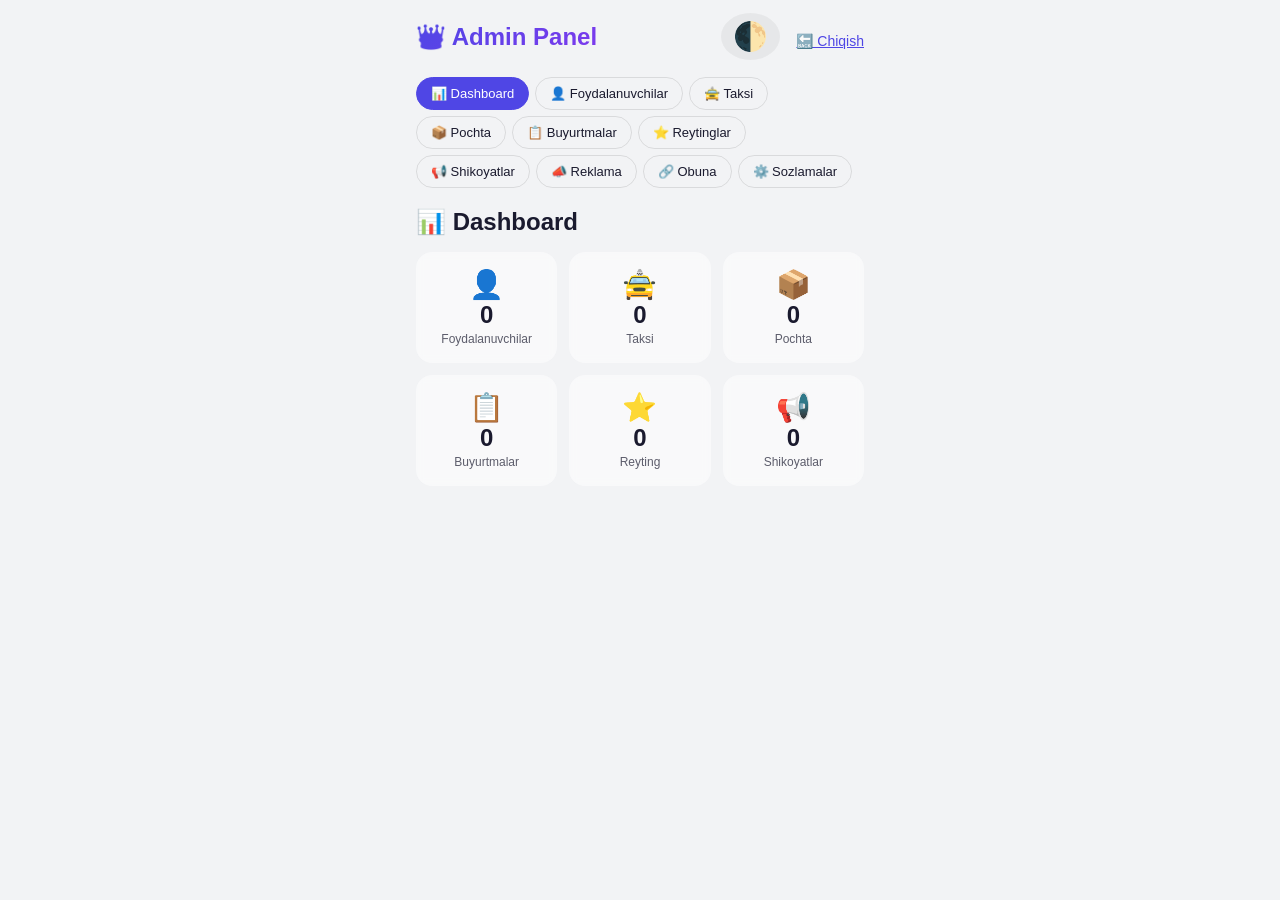
<file: static/admin.html>
<!DOCTYPE html>
<html lang="uz">
<head>
    <meta charset="UTF-8">
    <meta name="viewport" content="width=device-width, initial-scale=1.0">
    <title>👑 Admin Panel</title>
    <link rel="stylesheet" href="/static/style.css">
    <script src="https://telegram.org/js/telegram-web-app.js"></script>
    <style>
        .admin-section { display: none; }
        .admin-section.active { display: block; }
        .stats-grid { display: grid; grid-template-columns: 1fr 1fr 1fr; gap: 12px; margin: 16px 0; }
        .stat-card { background: rgba(255,255,255,0.5); backdrop-filter: blur(4px); border-radius: 16px; padding: 16px; text-align: center; }
        body.dark .stat-card { background: rgba(255,255,255,0.05); }
        .stat-icon { font-size: 28px; display: block; }
        .stat-number { font-size: 24px; font-weight: 700; display: block; }
        .stat-label { font-size: 12px; opacity: 0.7; }
        #admin-menu { display: flex; flex-wrap: wrap; gap: 6px; margin-bottom: 20px; }
        .admin-menu-btn { padding: 8px 14px; border: 1px solid rgba(0,0,0,0.1); border-radius: 20px; background: transparent; cursor: pointer; color: inherit; font-size: 13px; }
        .admin-menu-btn.active { background: #4f46e5; color: #fff; border-color: #4f46e5; }
        body.dark .admin-menu-btn { border-color: rgba(255,255,255,0.1); }
        .admin-table { width: 100%; border-collapse: collapse; font-size: 13px; }
        .admin-table th, .admin-table td { padding: 8px 10px; border-bottom: 1px solid rgba(0,0,0,0.05); text-align: left; }
        body.dark .admin-table th, .admin-table td { border-bottom-color: rgba(255,255,255,0.05); }
        .admin-table button { padding: 4px 10px; border: none; border-radius: 6px; color: #fff; cursor: pointer; }
        .btn-green { background: #10b981; }
        .btn-red { background: #ef4444; }
        .btn-blue { background: #4f46e5; }
        .btn-yellow { background: #f59e0b; }
    </style>
</head>
<body>
    <div id="app">
        <div id="header">
            <h1>👑 Admin Panel</h1>
            <div>
                <span id="theme-toggle">🌓</span>
                <a href="/webapp" style="margin-left:12px;font-size:14px;color:#4f46e5;">🔙 Chiqish</a>
            </div>
        </div>

        <div id="admin-menu">
            <button class="admin-menu-btn active" data-section="dashboard">📊 Dashboard</button>
            <button class="admin-menu-btn" data-section="users">👤 Foydalanuvchilar</button>
            <button class="admin-menu-btn" data-section="taxi_ads">🚖 Taksi</button>
            <button class="admin-menu-btn" data-section="parcel_ads">📦 Pochta</button>
            <button class="admin-menu-btn" data-section="orders">📋 Buyurtmalar</button>
            <button class="admin-menu-btn" data-section="ratings">⭐ Reytinglar</button>
            <button class="admin-menu-btn" data-section="complaints">📢 Shikoyatlar</button>
            <button class="admin-menu-btn" data-section="broadcast">📣 Reklama</button>
            <button class="admin-menu-btn" data-section="channels">🔗 Obuna</button>
            <button class="admin-menu-btn" data-section="settings">⚙️ Sozlamalar</button>
        </div>

        <div id="admin-content">
            <!-- Dashboard -->
            <div id="section-dashboard" class="admin-section active">
                <h2>📊 Dashboard</h2>
                <div class="stats-grid">
                    <div class="stat-card"><span class="stat-icon">👤</span><span class="stat-number" id="stat-users">0</span><span class="stat-label">Foydalanuvchilar</span></div>
                    <div class="stat-card"><span class="stat-icon">🚖</span><span class="stat-number" id="stat-taxi">0</span><span class="stat-label">Taksi</span></div>
                    <div class="stat-card"><span class="stat-icon">📦</span><span class="stat-number" id="stat-parcel">0</span><span class="stat-label">Pochta</span></div>
                    <div class="stat-card"><span class="stat-icon">📋</span><span class="stat-number" id="stat-orders">0</span><span class="stat-label">Buyurtmalar</span></div>
                    <div class="stat-card"><span class="stat-icon">⭐</span><span class="stat-number" id="stat-rating">0</span><span class="stat-label">Reyting</span></div>
                    <div class="stat-card"><span class="stat-icon">📢</span><span class="stat-number" id="stat-complaints">0</span><span class="stat-label">Shikoyatlar</span></div>
                </div>
            </div>

            <div id="section-users" class="admin-section"><h2>👤 Foydalanuvchilar</h2><div id="users-list"></div></div>
            <div id="section-taxi_ads" class="admin-section"><h2>🚖 Taksi e’lonlari</h2><div id="taxi-ads-list"></div></div>
            <div id="section-parcel_ads" class="admin-section"><h2>📦 Pochta e’lonlari</h2><div id="parcel-ads-list"></div></div>
            <div id="section-orders" class="admin-section"><h2>📋 Buyurtmalar</h2><div id="admin-orders-list"></div></div>
            <div id="section-ratings" class="admin-section"><h2>⭐ Reytinglar</h2><div id="ratings-list"></div></div>
            <div id="section-complaints" class="admin-section"><h2>📢 Shikoyatlar</h2><div id="complaints-list"></div></div>
            
            <div id="section-broadcast" class="admin-section">
                <h2>📣 Reklama yuborish</h2>
                <div class="form-group">
                    <label>📝 Matn</label>
                    <textarea id="broadcast-text" rows="4" placeholder="Reklama matni..." style="width:100%;padding:12px;border-radius:12px;border:1px solid #ddd;background:rgba(255,255,255,0.7);color:inherit;"></textarea>
                </div>
                <div class="form-group">
                    <label>🎯 Kimga</label>
                    <select id="broadcast-target" style="width:100%;padding:12px;border-radius:12px;border:1px solid #ddd;background:rgba(255,255,255,0.7);color:inherit;">
                        <option value="all">Barcha</option>
                        <option value="drivers">Haydovchilar</option>
                        <option value="passengers">Yo‘lovchilar</option>
                    </select>
                </div>
                <button onclick="sendBroadcast()" class="primary-btn">📤 Yuborish</button>
                <div id="broadcast-result" style="margin-top:12px;"></div>
            </div>

            <div id="section-channels" class="admin-section">
                <h2>🔗 Majburiy obuna</h2>
                <div style="display:flex;gap:8px;margin-bottom:12px;">
                    <input type="text" id="channel-input" placeholder="@kanal_username" style="flex:1;padding:10px;border-radius:10px;border:1px solid #ddd;background:rgba(255,255,255,0.7);color:inherit;">
                    <button onclick="addChannel()" class="primary-btn" style="width:auto;padding:10px 20px;">➕ Qo‘shish</button>
                </div>
                <div id="channels-list"></div>
            </div>

            <div id="section-settings" class="admin-section">
                <h2>⚙️ Sozlamalar</h2>
                <div class="form-group">
                    <label>⏰ E’lon muddati (soat)</label>
                    <input type="number" id="setting-expire-hours" value="24" style="width:100%;padding:12px;border-radius:12px;border:1px solid #ddd;background:rgba(255,255,255,0.7);color:inherit;">
                </div>
                <div class="form-group">
                    <label>⏰ Reyting vaqti (soat)</label>
                    <input type="number" id="setting-rating-hours" value="5" style="width:100%;padding:12px;border-radius:12px;border:1px solid #ddd;background:rgba(255,255,255,0.7);color:inherit;">
                </div>
                <div class="form-group">
                    <label>🖼️ Bosh sahifa banner (3:4 nisbat)</label>
                    <input type="file" id="banner-file" accept="image/*" style="width:100%;padding:12px;border-radius:12px;border:1px solid #ddd;background:rgba(255,255,255,0.7);color:inherit;">
                    <button onclick="uploadBanner()" class="primary-btn" style="margin-top:8px;">📤 Yuklash</button>
                    <div id="banner-preview" style="margin-top:8px;"></div>
                    <button onclick="deleteBanner()" style="margin-top:8px; padding:8px 16px; border:none; border-radius:8px; background:#ef4444; color:#fff; cursor:pointer;">❌ O‘chirish</button>
                </div>
                <button onclick="saveSettings()" class="primary-btn">✅ Saqlash</button>
            </div>
        </div>
    </div>

    <script>
        // ===== ADMIN TEKSHIRUVI =====
        (async function() {
            const tg = window.Telegram.WebApp;
            const user = tg.initDataUnsafe?.user;
            if (!user) {
                window.location.href = '/webapp';
                return;
            }
            try {
                const res = await fetch(`/api/admin/check?telegram_id=${user.id}`);
                const data = await res.json();
                if (!data.is_admin) {
                    alert('❌ Siz admin emassiz!');
                    window.location.href = '/webapp';
                }
            } catch (e) {
                window.location.href = '/webapp';
            }
        })();
    </script>
    <script src="/static/admin.js"></script>
</body>
</html>
</file>
<file: static/style.css>
/* ===== RESET ===== */
* {
    margin: 0;
    padding: 0;
    box-sizing: border-box;
    font-family: -apple-system, BlinkMacSystemFont, 'Segoe UI', Roboto, sans-serif;
}

/* ===== BODY ===== */
body {
    background: #F2F3F5;
    color: #1a1a2e;
    transition: background 0.3s, color 0.3s;
    min-height: 100vh;
}
body.dark {
    background: #111214;
    color: #e0e0e0;
}

/* ===== APP ===== */
#app {
    max-width: 480px;
    margin: 0 auto;
    padding: 20px 16px 80px;
    position: relative;
}

/* ===== HEADER ===== */
#header {
    display: flex;
    justify-content: space-between;
    align-items: center;
    margin-bottom: 24px;
}
#header h1 {
    font-size: 24px;
    font-weight: 700;
    background: linear-gradient(135deg, #4f46e5, #7c3aed);
    -webkit-background-clip: text;
    -webkit-text-fill-color: transparent;
}
#theme-toggle {
    font-size: 28px;
    cursor: pointer;
    background: rgba(0,0,0,0.05);
    border-radius: 50%;
    padding: 8px 12px;
    transition: 0.3s;
}
body.dark #theme-toggle {
    background: rgba(255,255,255,0.1);
}

/* ===== KARTALAR ===== */
.card-grid {
    display: grid;
    grid-template-columns: 1fr 1fr 1fr;
    gap: 14px;
}
.card {
    background: rgba(255,255,255,0.9);
    backdrop-filter: blur(4px);
    border-radius: 20px;
    padding: 24px 12px;
    text-align: center;
    box-shadow: 0 4px 12px rgba(0,0,0,0.06);
    transition: transform 0.2s, box-shadow 0.3s;
    border: 1px solid rgba(255,255,255,0.3);
    cursor: pointer;
}
body.dark .card {
    background: rgba(255,255,255,0.08);
    border-color: rgba(255,255,255,0.05);
    box-shadow: 0 4px 12px rgba(0,0,0,0.3);
}
.card:active { transform: scale(0.96); }
.card .icon { font-size: 40px; display: block; margin-bottom: 8px; }
.card .label { font-size: 14px; font-weight: 600; }

/* ===== BOTTOM NAV ===== */
#bottom-nav {
    position: fixed;
    bottom: 16px;
    left: 50%;
    transform: translateX(-50%);
    width: calc(100% - 32px);
    max-width: 480px;
    background: rgba(255,255,255,0.9);
    backdrop-filter: blur(12px);
    display: flex;
    justify-content: space-around;
    padding: 10px 0;
    border-radius: 30px;
    box-shadow: 0 4px 16px rgba(0,0,0,0.08);
    border: 1px solid rgba(255,255,255,0.2);
}
body.dark #bottom-nav {
    background: rgba(0,0,0,0.8);
    border-color: rgba(255,255,255,0.05);
}
.nav-btn {
    background: transparent;
    border: none;
    font-size: 16px;
    padding: 8px 14px;
    border-radius: 20px;
    transition: background 0.3s;
    color: inherit;
    font-weight: 500;
}
.nav-btn.active {
    background: rgba(79, 70, 229, 0.15);
    color: #4f46e5;
}
body.dark .nav-btn.active {
    background: rgba(79, 70, 229, 0.25);
    color: #818cf8;
}

/* ===== SAHIFALAR ===== */
.page { display: none; animation: fade 0.25s ease; }
.page.active { display: block; }
@keyframes fade {
    from { opacity: 0; transform: translateY(10px); }
    to { opacity: 1; transform: translateY(0); }
}

/* ===== FORMA ===== */
.form-group { margin-bottom: 16px; }
.form-group label { font-weight: 500; display: block; margin-bottom: 4px; }
.form-group input, .form-group select, .form-group textarea {
    width: 100%;
    padding: 12px;
    border-radius: 12px;
    border: 1px solid rgba(0,0,0,0.1);
    background: rgba(255,255,255,0.7);
    color: inherit;
    font-size: 16px;
}
body.dark .form-group input, 
body.dark .form-group select,
body.dark .form-group textarea {
    background: rgba(255,255,255,0.05);
    border-color: rgba(255,255,255,0.1);
}
.primary-btn {
    width: 100%;
    padding: 14px;
    border: none;
    border-radius: 12px;
    background: #4f46e5;
    color: #fff;
    font-size: 18px;
    font-weight: 600;
    cursor: pointer;
}
.back-btn {
    margin-top: 20px;
    padding: 12px;
    border: none;
    border-radius: 12px;
    background: rgba(0,0,0,0.05);
    color: inherit;
    font-size: 16px;
    cursor: pointer;
    width: 100%;
}
body.dark .back-btn { background: rgba(255,255,255,0.05); }

/* ===== TELEFON INPUT ===== */
.phone-input {
    display: flex;
    align-items: center;
    border: 1px solid rgba(0,0,0,0.1);
    border-radius: 12px;
    overflow: hidden;
    background: rgba(255,255,255,0.7);
}
body.dark .phone-input {
    background: rgba(255,255,255,0.05);
    border-color: rgba(255,255,255,0.1);
}
.phone-prefix {
    padding: 12px 12px 12px 16px;
    background: rgba(79, 70, 229, 0.1);
    font-weight: 600;
    color: #4f46e5;
}
.phone-input input {
    flex: 1;
    padding: 12px 16px;
    border: none;
    background: transparent;
    color: inherit;
    font-size: 16px;
    outline: none;
}

/* ===== TAB / FILTER ===== */
.tab-bar, .filter-bar {
    display: flex;
    gap: 8px;
    margin-bottom: 12px;
    flex-wrap: wrap;
}
.tab-btn, .filter-btn {
    padding: 6px 14px;
    border-radius: 20px;
    border: 1px solid rgba(0,0,0,0.1);
    background: transparent;
    font-weight: 500;
    cursor: pointer;
    color: inherit;
}
.tab-btn.active, .filter-btn.active {
    background: #4f46e5;
    color: #fff;
    border-color: #4f46e5;
}
body.dark .tab-btn, .filter-btn {
    border-color: rgba(255,255,255,0.1);
}

/* ===== ELON / BUYURTMA KARTALARI ===== */
.ad-item, .order-item, .result-item {
    background: rgba(255,255,255,0.5);
    backdrop-filter: blur(4px);
    border-radius: 16px;
    padding: 16px;
    margin-bottom: 12px;
}
body.dark .ad-item, .order-item, .result-item {
    background: rgba(255,255,255,0.05);
}
.ad-item .row, .result-item .row {
    display: flex;
    justify-content: space-between;
    padding: 4px 0;
}
.ad-item .actions, .result-item .actions {
    display: flex;
    gap: 8px;
    margin-top: 12px;
}
.ad-item .actions button, .result-item .actions button {
    flex: 1;
    padding: 10px;
    border: none;
    border-radius: 10px;
    font-weight: 600;
    cursor: pointer;
}
.order-btn { background: #4f46e5; color: #fff; }
.parcel-btn { background: #10b981; color: #fff; }
.call-btn { background: #10b981; color: #fff; }
.copy-btn { background: #4f46e5; color: #fff; }

/* ===== PROFIL ===== */
.profile-item {
    display: flex;
    justify-content: space-between;
    align-items: center;
    padding: 12px 0;
    border-bottom: 1px solid rgba(0,0,0,0.05);
}
body.dark .profile-item {
    border-bottom-color: rgba(255,255,255,0.05);
}
.profile-item button {
    padding: 4px 12px;
    border: none;
    border-radius: 8px;
    background: #4f46e5;
    color: #fff;
    cursor: pointer;
}
.profile-actions {
    display: flex;
    gap: 8px;
    margin: 16px 0;
}
.profile-actions button {
    flex: 1;
    padding: 12px;
    border: none;
    border-radius: 12px;
    background: #4f46e5;
    color: #fff;
    font-weight: 600;
    cursor: pointer;
}
.my-ad-item {
    background: rgba(255,255,255,0.3);
    border-radius: 12px;
    padding: 12px;
    margin-bottom: 8px;
}
body.dark .my-ad-item {
    background: rgba(255,255,255,0.05);
}
.my-ad-item button {
    margin-top: 8px;
    padding: 6px 16px;
    border: none;
    border-radius: 8px;
    background: #ef4444;
    color: #fff;
    cursor: pointer;
}

/* ===== ADMIN PANEL ===== */
#admin-menu {
    display: flex;
    flex-wrap: wrap;
    gap: 6px;
    margin-bottom: 20px;
}
.admin-menu-btn {
    padding: 8px 14px;
    border: 1px solid rgba(0,0,0,0.1);
    border-radius: 20px;
    background: transparent;
    cursor: pointer;
    color: inherit;
    font-size: 13px;
}
.admin-menu-btn.active {
    background: #4f46e5;
    color: #fff;
    border-color: #4f46e5;
}
body.dark .admin-menu-btn {
    border-color: rgba(255,255,255,0.1);
}

.admin-section { display: none; }
.admin-section.active { display: block; }

.stats-grid {
    display: grid;
    grid-template-columns: 1fr 1fr 1fr;
    gap: 12px;
}
.stat-card {
    background: rgba(255,255,255,0.5);
    backdrop-filter: blur(4px);
    border-radius: 16px;
    padding: 16px;
    text-align: center;
}
body.dark .stat-card {
    background: rgba(255,255,255,0.05);
}
.stat-icon { font-size: 28px; display: block; }
.stat-number { font-size: 24px; font-weight: 700; display: block; }
.stat-label { font-size: 12px; opacity: 0.7; }

.admin-table {
    width: 100%;
    border-collapse: collapse;
    font-size: 13px;
}
.admin-table th, .admin-table td {
    padding: 8px 10px;
    border-bottom: 1px solid rgba(0,0,0,0.05);
    text-align: left;
}
body.dark .admin-table th, .admin-table td {
    border-bottom-color: rgba(255,255,255,0.05);
}

/* ===== MODAL ===== */
.modal-overlay {
    position: fixed;
    top: 0; left: 0; right: 0; bottom: 0;
    background: rgba(0,0,0,0.5);
    display: flex;
    align-items: center;
    justify-content: center;
    z-index: 1000;
}
.modal-content {
    max-width: 400px;
    width: 90%;
    background: #fff;
    border-radius: 20px;
    padding: 24px;
}
body.dark .modal-content {
    background: #1a1a2e;
}
</file>
